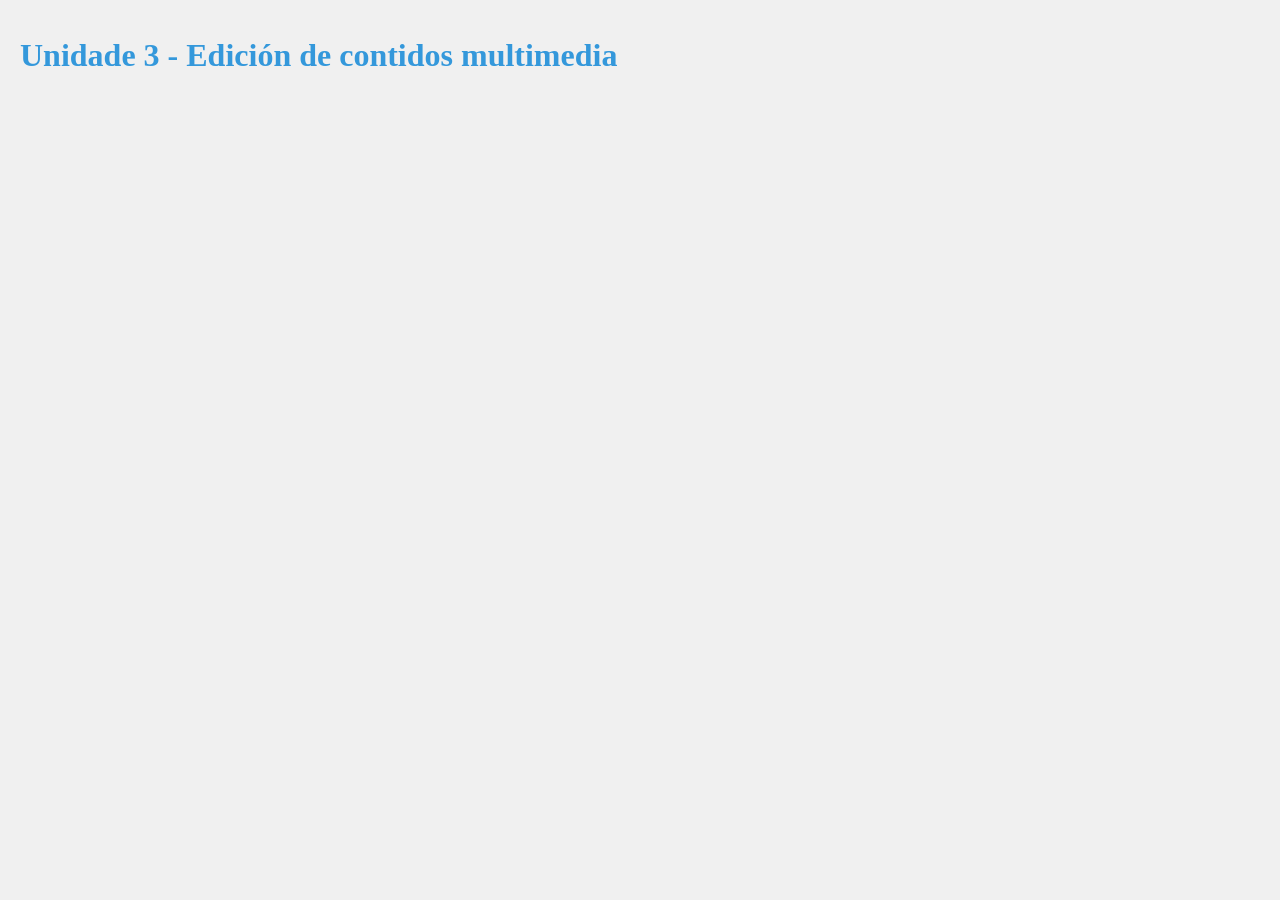
<file: index.html>
<!DOCTYPE html>
<html lang="en">
<head>
  <meta charset="UTF-8">
  <meta name="viewport" content="width=device-width, initial-scale=1.0">
  <link rel="stylesheet" href="css/estilo.css">
  <title>DIW - Unidade 3 - Edición de contidos multimedia</title>
</head>
<body>
  <h1>Unidade 3 - Edición de contidos multimedia</h1>
  

</body>
</html>
</file>
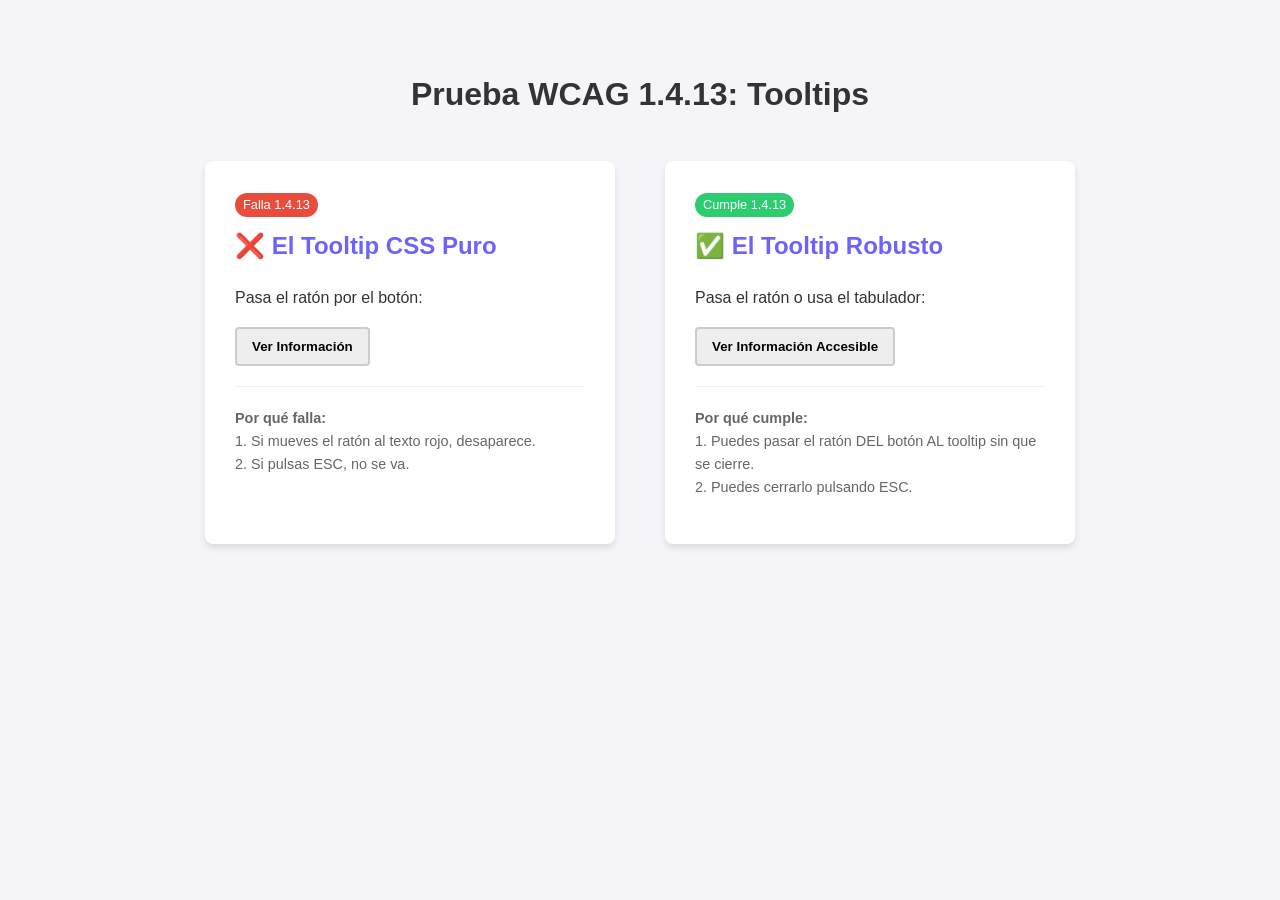
<file: 1413Contenido al pasar raton.html>
<!DOCTYPE html>
<html lang="es">
<head>
    <meta charset="UTF-8">
    <meta name="viewport" content="width=device-width, initial-scale=1.0">
    <title>Demo WCAG 1.4.13 - Tooltips Accesibles</title>
    <style>
        body {
            font-family: 'Segoe UI', sans-serif;
            background-color: #f4f4f9;
            padding: 40px;
            color: #333;
            line-height: 1.6;
        }

        h1 { text-align: center; margin-bottom: 40px; }
        
        .container {
            display: flex;
            gap: 50px;
            justify-content: center;
            flex-wrap: wrap;
        }

        .card {
            background: white;
            border-radius: 8px;
            box-shadow: 0 4px 6px rgba(0,0,0,0.1);
            padding: 30px;
            width: 350px;
            position: relative; /* Necesario para posicionar el tooltip */
        }

        h2 { margin-top: 0; color: #6C63FF; }
        
        /* Botones disparadores */
        .trigger-btn {
            background-color: #eee;
            border: 2px solid #ccc;
            padding: 10px 15px;
            border-radius: 4px;
            cursor: pointer;
            font-weight: bold;
            display: inline-block;
        }
        
        /* =========================================
           CASO 1: TOOLTIP INACCESIBLE (Solo CSS)
           ========================================= */
        .bad-tooltip-wrapper {
            position: relative;
            display: inline-block;
        }

        /* Este tooltip desaparece si intentas mover el ratón sobre él 
           y NO se puede cerrar con ESC */
        .bad-tooltip {
            display: none;
            position: absolute;
            bottom: 120%;
            left: 0;
            background: #e74c3c;
            color: white;
            padding: 10px;
            width: 200px;
            border-radius: 4px;
            font-size: 0.9em;
            pointer-events: none; /* ERROR: No deja interactuar con él */
        }

        .bad-tooltip-wrapper:hover .bad-tooltip,
        .bad-tooltip-wrapper:focus-within .bad-tooltip {
            display: block;
        }


        /* =========================================
           CASO 2: TOOLTIP ACCESIBLE (HTML + JS)
           ========================================= */
        
        /* El contenedor del disparador */
        .accessible-wrapper {
            position: relative;
            display: inline-block;
        }

        .accessible-tooltip {
            /* Oculto por defecto, pero usando visibilidad para lectores de pantalla */
            visibility: hidden;
            opacity: 0;
            position: absolute;
            top: 100%; /* Sale por debajo */
            left: 0;
            margin-top: 10px; /* Un pequeño espacio */
            background: #2c3e50;
            color: white;
            padding: 15px;
            width: 220px;
            border-radius: 4px;
            font-size: 0.9em;
            z-index: 100;
            box-shadow: 0 4px 10px rgba(0,0,0,0.2);
            transition: opacity 0.2s;
            
            /* REGLA 2: HOVERABLE */
            /* Es crucial que no haya "huecos" vacíos entre el botón y el tooltip.
               Si hay margen, el ratón "se cae" y el tooltip se cierra. 
               Aquí usamos un pseudo-elemento transparente para puentear el espacio */
        }
        
        .accessible-tooltip::before {
            content: '';
            position: absolute;
            top: -10px; /* Cubre el margen superior */
            left: 0;
            width: 100%;
            height: 10px;
        }

        /* Clase para mostrarlo (gestionada por JS y CSS) */
        .is-visible {
            visibility: visible;
            opacity: 1;
        }

        .status-badge {
            display: inline-block;
            padding: 2px 8px;
            border-radius: 12px;
            font-size: 0.8em;
            color: white;
            margin-bottom: 10px;
        }

    </style>
</head>
<body>

    <h1>Prueba WCAG 1.4.13: Tooltips</h1>

    <div class="container">

        <!-- CASO MALO -->
        <article class="card">
            <span class="status-badge" style="background: #e74c3c">Falla 1.4.13</span>
            <h2>❌ El Tooltip CSS Puro</h2>
            <p>Pasa el ratón por el botón:</p>
            
            <div class="bad-tooltip-wrapper">
                <button class="trigger-btn">Ver Información</button>
                <div class="bad-tooltip" role="tooltip">
                    Este tooltip desaparece si intentas mover el ratón hacia aquí para copiar el texto. Además, no puedes cerrarlo con ESC si te tapa algo.
                </div>
            </div>

            <hr style="margin: 20px 0; border: 0; border-top: 1px solid #eee;">
            <p style="font-size: 0.9em; color: #666;">
                <strong>Por qué falla:</strong>
                <br>1. Si mueves el ratón al texto rojo, desaparece.
                <br>2. Si pulsas ESC, no se va.
            </p>
        </article>


        <!-- CASO BUENO -->
        <article class="card">
            <span class="status-badge" style="background: #2ecc71">Cumple 1.4.13</span>
            <h2>✅ El Tooltip Robusto</h2>
            <p>Pasa el ratón o usa el tabulador:</p>

            <div class="accessible-wrapper">
                <!-- Usamos aria-describedby para vincular el botón con el tooltip semánticamente -->
                <button class="trigger-btn" id="btn-accesible" aria-describedby="tooltip-info">
                    Ver Información Accesible
                </button>
                
                <div id="tooltip-info" class="accessible-tooltip" role="tooltip">
                    <p style="margin:0 0 10px 0;"><strong>¡Hola! Soy persistente.</strong></p>
                    Puedes mover el ratón sobre mí para copiar este texto.
                    <br><br>
                    <a href="#" style="color:#48dbfb">Tengo un enlace</a>.
                    <br><br>
                    <em>Pulsa ESC para cerrarme.</em>
                </div>
            </div>

            <hr style="margin: 20px 0; border: 0; border-top: 1px solid #eee;">
            <p style="font-size: 0.9em; color: #666;">
                <strong>Por qué cumple:</strong>
                <br>1. Puedes pasar el ratón DEL botón AL tooltip sin que se cierre.
                <br>2. Puedes cerrarlo pulsando ESC.
            </p>
        </article>

    </div>

    <script>
        // Lógica para el Tooltip Accesible
        const trigger = document.getElementById('btn-accesible');
        const tooltip = document.getElementById('tooltip-info');
        let isHovered = false;
        let isFocused = false;

        // Función para mostrar
        function show() {
            tooltip.classList.add('is-visible');
        }

        // Función para ocultar
        function hide() {
            // Solo ocultamos si ni el botón ni el tooltip tienen interacción
            if (!isHovered && !isFocused) {
                tooltip.classList.remove('is-visible');
            }
        }

        // 1. EVENTOS DE RATÓN (Hoverable)
        // ------------------------------------------------
        
        // Entrar en el botón
        trigger.addEventListener('mouseenter', () => {
            isHovered = true;
            show();
        });

        // Salir del botón (Damos un pequeño margen de tiempo o comprobamos si entramos al tooltip)
        trigger.addEventListener('mouseleave', () => {
            // Esperamos un instante minúsculo para ver si el ratón ha entrado en el tooltip
            setTimeout(() => {
                if (!tooltip.matches(':hover')) {
                    isHovered = false;
                    hide();
                }
            }, 10); // 10ms es suficiente
        });

        // Entrar/Salir del propio tooltip (Para cumplir la regla: "No desaparecer si mueves el ratón sobre él")
        tooltip.addEventListener('mouseleave', () => {
            isHovered = false;
            hide();
        });


        // 2. EVENTOS DE TECLADO (Focus & ESC)
        // ------------------------------------------------

        // Foco en el botón
        trigger.addEventListener('focus', () => {
            isFocused = true;
            show();
        });

        // Perder foco (Blur)
        trigger.addEventListener('blur', () => {
            isFocused = false;
            hide();
        });

        // REGLA CLAVE: Cerrar con ESC (Dismissible)
        document.addEventListener('keydown', (e) => {
            if (e.key === 'Escape' && tooltip.classList.contains('is-visible')) {
                hide();
                // Opcional: Devolver foco al trigger si estaba dentro del tooltip
                trigger.focus(); 
            }
        });
    </script>

</body>
</html>
</file>
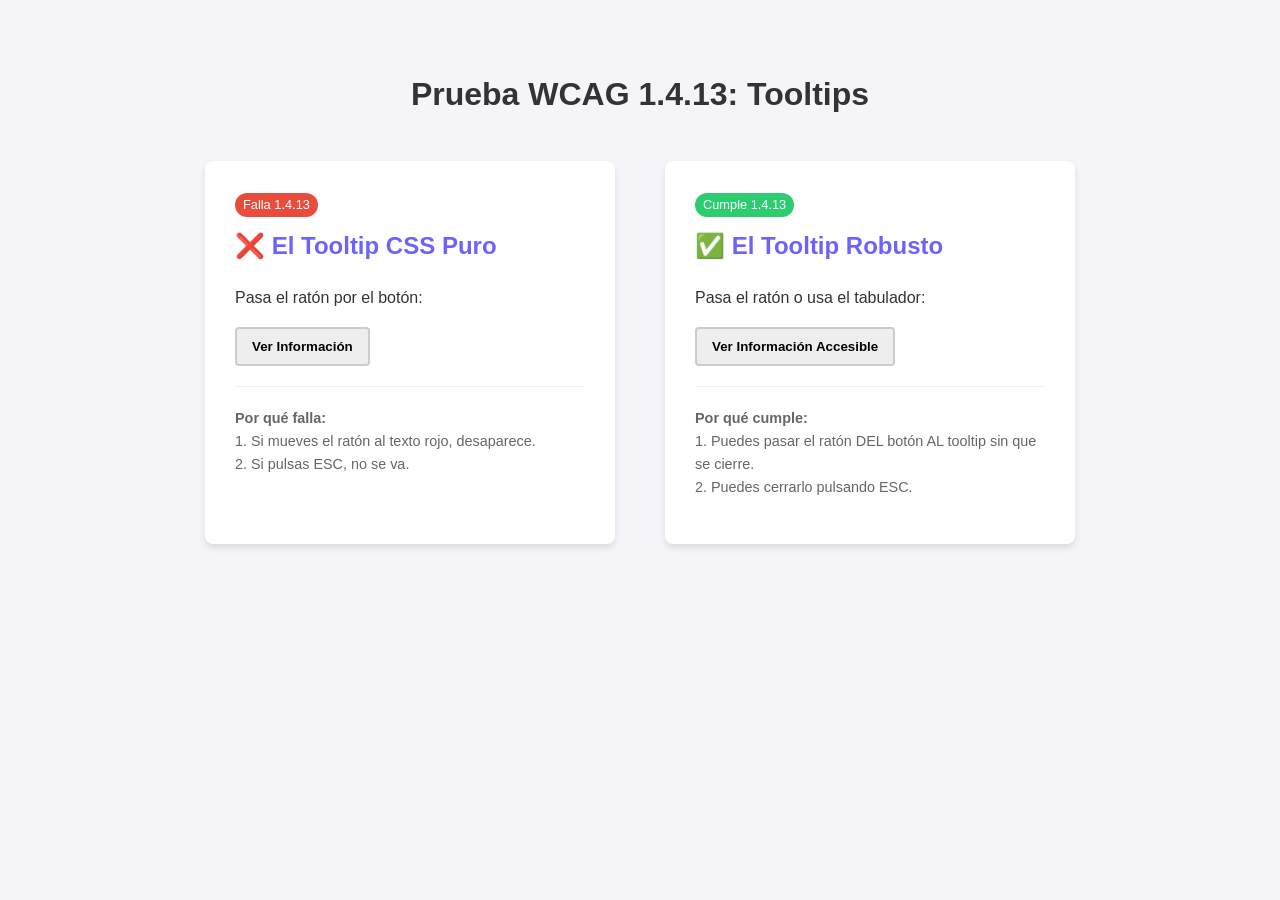
<file: 1413Contenido_al_pasar_raton.html>
<!DOCTYPE html>
<html lang="es">
<head>
    <meta charset="UTF-8">
    <meta name="viewport" content="width=device-width, initial-scale=1.0">
    <title>Demo WCAG 1.4.13 - Tooltips Accesibles</title>
    <style>
        body {
            font-family: 'Segoe UI', sans-serif;
            background-color: #f4f4f9;
            padding: 40px;
            color: #333;
            line-height: 1.6;
        }

        h1 { text-align: center; margin-bottom: 40px; }
        
        .container {
            display: flex;
            gap: 50px;
            justify-content: center;
            flex-wrap: wrap;
        }

        .card {
            background: white;
            border-radius: 8px;
            box-shadow: 0 4px 6px rgba(0,0,0,0.1);
            padding: 30px;
            width: 350px;
            position: relative; /* Necesario para posicionar el tooltip */
        }

        h2 { margin-top: 0; color: #6C63FF; }
        
        /* Botones disparadores */
        .trigger-btn {
            background-color: #eee;
            border: 2px solid #ccc;
            padding: 10px 15px;
            border-radius: 4px;
            cursor: pointer;
            font-weight: bold;
            display: inline-block;
        }
        
        /* =========================================
           CASO 1: TOOLTIP INACCESIBLE (Solo CSS)
           ========================================= */
        .bad-tooltip-wrapper {
            position: relative;
            display: inline-block;
        }

        /* Este tooltip desaparece si intentas mover el ratón sobre él 
           y NO se puede cerrar con ESC */
        .bad-tooltip {
            display: none;
            position: absolute;
            bottom: 120%;
            left: 0;
            background: #e74c3c;
            color: white;
            padding: 10px;
            width: 200px;
            border-radius: 4px;
            font-size: 0.9em;
            pointer-events: none; /* ERROR: No deja interactuar con él */
        }

        .bad-tooltip-wrapper:hover .bad-tooltip,
        .bad-tooltip-wrapper:focus-within .bad-tooltip {
            display: block;
        }


        /* =========================================
           CASO 2: TOOLTIP ACCESIBLE (HTML + JS)
           ========================================= */
        
        /* El contenedor del disparador */
        .accessible-wrapper {
            position: relative;
            display: inline-block;
        }

        .accessible-tooltip {
            /* Oculto por defecto, pero usando visibilidad para lectores de pantalla */
            visibility: hidden;
            opacity: 0;
            position: absolute;
            top: 100%; /* Sale por debajo */
            left: 0;
            margin-top: 10px; /* Un pequeño espacio */
            background: #2c3e50;
            color: white;
            padding: 15px;
            width: 220px;
            border-radius: 4px;
            font-size: 0.9em;
            z-index: 100;
            box-shadow: 0 4px 10px rgba(0,0,0,0.2);
            transition: opacity 0.2s;
            
            /* REGLA 2: HOVERABLE */
            /* Es crucial que no haya "huecos" vacíos entre el botón y el tooltip.
               Si hay margen, el ratón "se cae" y el tooltip se cierra. 
               Aquí usamos un pseudo-elemento transparente para puentear el espacio */
        }
        
        .accessible-tooltip::before {
            content: '';
            position: absolute;
            top: -10px; /* Cubre el margen superior */
            left: 0;
            width: 100%;
            height: 10px;
        }

        /* Clase para mostrarlo (gestionada por JS y CSS) */
        .is-visible {
            visibility: visible;
            opacity: 1;
        }

        .status-badge {
            display: inline-block;
            padding: 2px 8px;
            border-radius: 12px;
            font-size: 0.8em;
            color: white;
            margin-bottom: 10px;
        }

    </style>
</head>
<body>

    <h1>Prueba WCAG 1.4.13: Tooltips</h1>

    <div class="container">

        <!-- CASO MALO -->
        <article class="card">
            <span class="status-badge" style="background: #e74c3c">Falla 1.4.13</span>
            <h2>❌ El Tooltip CSS Puro</h2>
            <p>Pasa el ratón por el botón:</p>
            
            <div class="bad-tooltip-wrapper">
                <button class="trigger-btn">Ver Información</button>
                <div class="bad-tooltip" role="tooltip">
                    Este tooltip desaparece si intentas mover el ratón hacia aquí para copiar el texto. Además, no puedes cerrarlo con ESC si te tapa algo.
                </div>
            </div>

            <hr style="margin: 20px 0; border: 0; border-top: 1px solid #eee;">
            <p style="font-size: 0.9em; color: #666;">
                <strong>Por qué falla:</strong>
                <br>1. Si mueves el ratón al texto rojo, desaparece.
                <br>2. Si pulsas ESC, no se va.
            </p>
        </article>


        <!-- CASO BUENO -->
        <article class="card">
            <span class="status-badge" style="background: #2ecc71">Cumple 1.4.13</span>
            <h2>✅ El Tooltip Robusto</h2>
            <p>Pasa el ratón o usa el tabulador:</p>

            <div class="accessible-wrapper">
                <!-- Usamos aria-describedby para vincular el botón con el tooltip semánticamente -->
                <button class="trigger-btn" id="btn-accesible" aria-describedby="tooltip-info">
                    Ver Información Accesible
                </button>
                
                <div id="tooltip-info" class="accessible-tooltip" role="tooltip">
                    <p style="margin:0 0 10px 0;"><strong>¡Hola! Soy persistente.</strong></p>
                    Puedes mover el ratón sobre mí para copiar este texto.
                    <br><br>
                    <a href="#" style="color:#48dbfb">Tengo un enlace</a>.
                    <br><br>
                    <em>Pulsa ESC para cerrarme.</em>
                </div>
            </div>

            <hr style="margin: 20px 0; border: 0; border-top: 1px solid #eee;">
            <p style="font-size: 0.9em; color: #666;">
                <strong>Por qué cumple:</strong>
                <br>1. Puedes pasar el ratón DEL botón AL tooltip sin que se cierre.
                <br>2. Puedes cerrarlo pulsando ESC.
            </p>
        </article>

    </div>

    <script>
        // Lógica para el Tooltip Accesible
        const trigger = document.getElementById('btn-accesible');
        const tooltip = document.getElementById('tooltip-info');
        let isHovered = false;
        let isFocused = false;

        // Función para mostrar
        function show() {
            tooltip.classList.add('is-visible');
        }

        // Función para ocultar
        function hide() {
            // Solo ocultamos si ni el botón ni el tooltip tienen interacción
            if (!isHovered && !isFocused) {
                tooltip.classList.remove('is-visible');
            }
        }

        // 1. EVENTOS DE RATÓN (Hoverable)
        // ------------------------------------------------
        
        // Entrar en el botón
        trigger.addEventListener('mouseenter', () => {
            isHovered = true;
            show();
        });

        // Salir del botón (Damos un pequeño margen de tiempo o comprobamos si entramos al tooltip)
        trigger.addEventListener('mouseleave', () => {
            // Esperamos un instante minúsculo para ver si el ratón ha entrado en el tooltip
            setTimeout(() => {
                if (!tooltip.matches(':hover')) {
                    isHovered = false;
                    hide();
                }
            }, 10); // 10ms es suficiente
        });

        // Entrar/Salir del propio tooltip (Para cumplir la regla: "No desaparecer si mueves el ratón sobre él")
        tooltip.addEventListener('mouseleave', () => {
            isHovered = false;
            hide();
        });


        // 2. EVENTOS DE TECLADO (Focus & ESC)
        // ------------------------------------------------

        // Foco en el botón
        trigger.addEventListener('focus', () => {
            isFocused = true;
            show();
        });

        // Perder foco (Blur)
        trigger.addEventListener('blur', () => {
            isFocused = false;
            hide();
        });

        // REGLA CLAVE: Cerrar con ESC (Dismissible)
        document.addEventListener('keydown', (e) => {
            if (e.key === 'Escape' && tooltip.classList.contains('is-visible')) {
                hide();
                // Opcional: Devolver foco al trigger si estaba dentro del tooltip
                trigger.focus(); 
            }
        });
    </script>

</body>

</html>
</file>
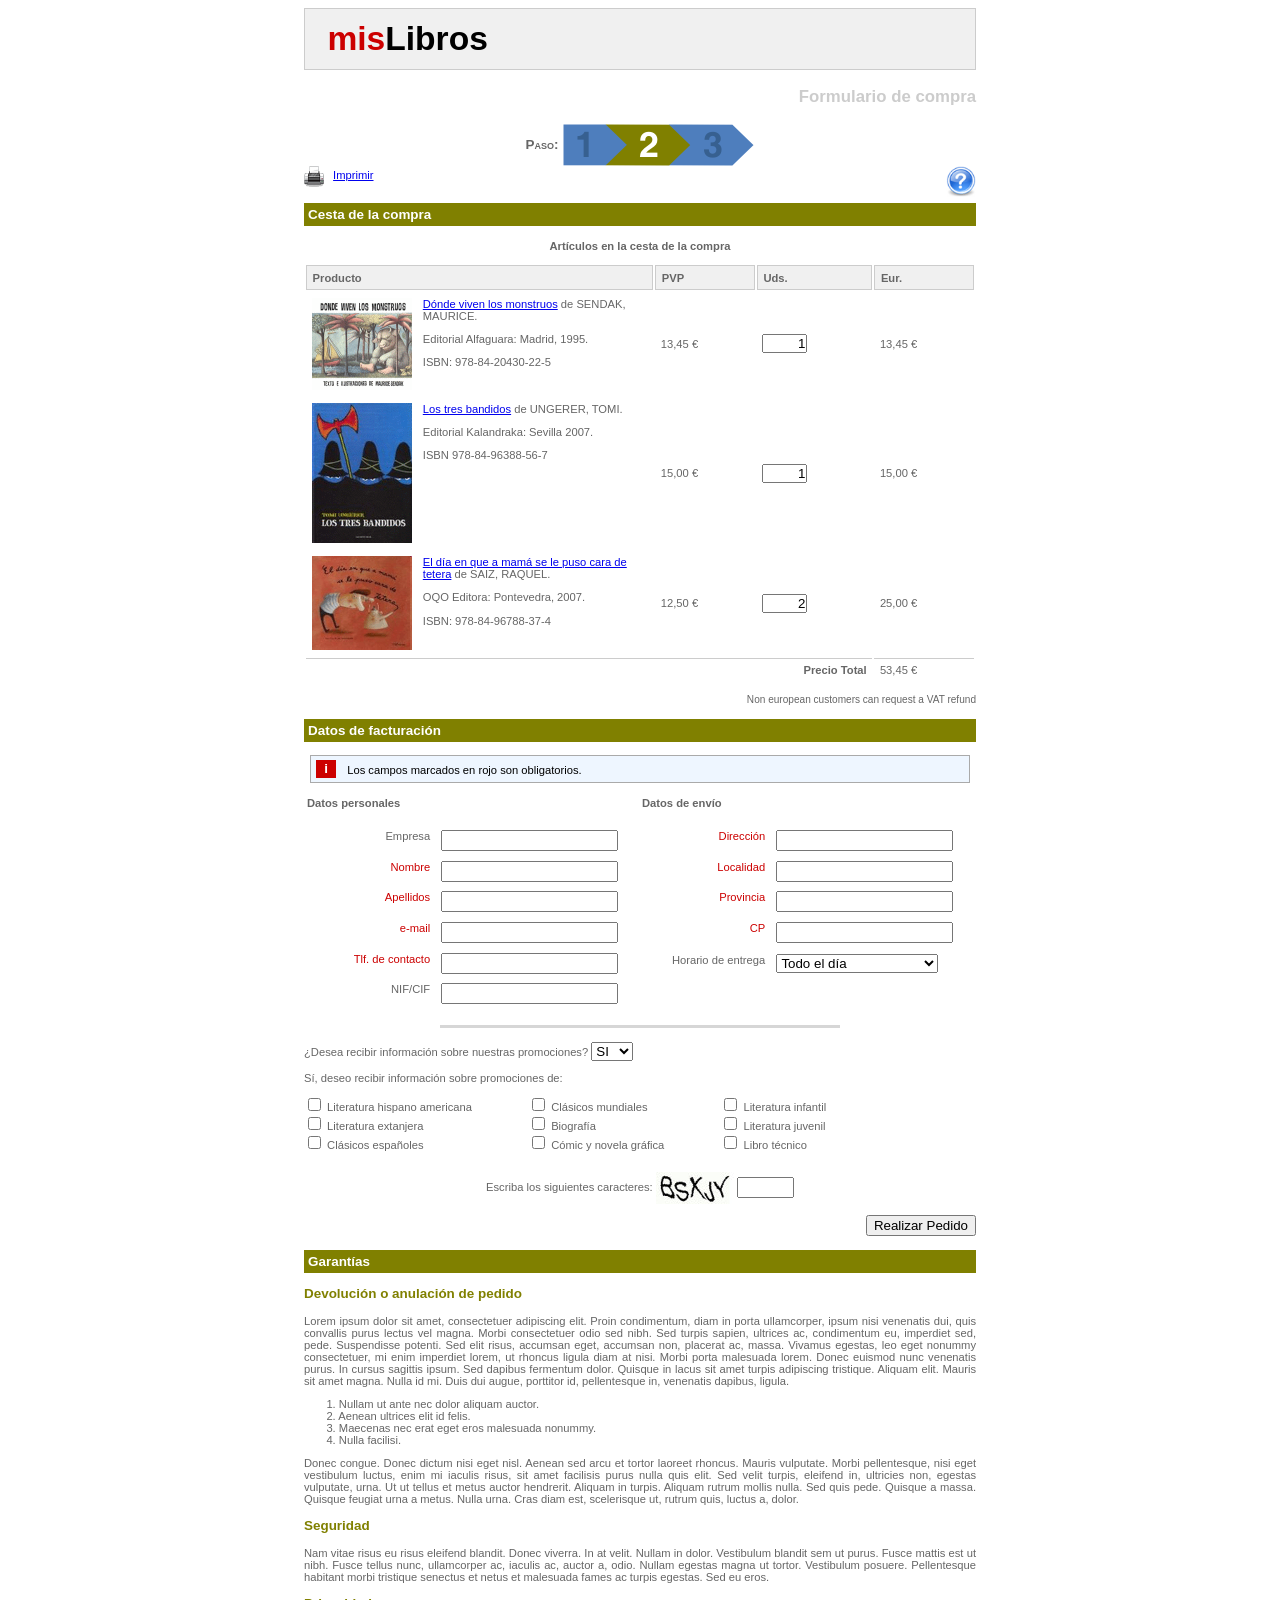
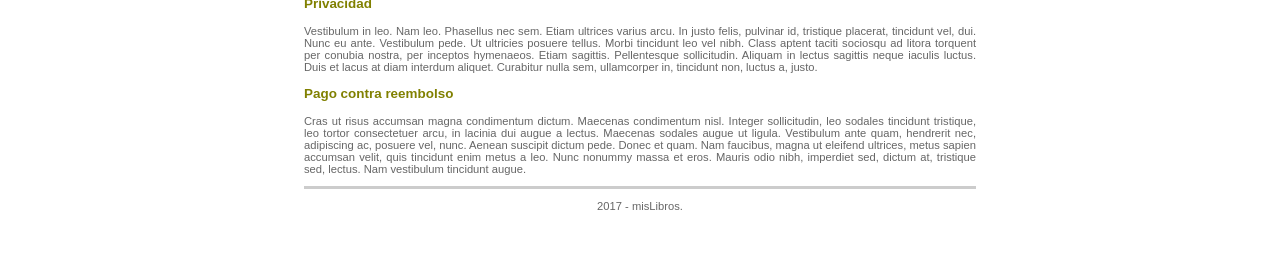
<file: practica01.html>
<!DOCTYPE html PUBLIC "-//W3C//DTD XHTML 1.0 Strict//EN"
 "http://www.w3.org/TR/xhtml1/DTD/xhtml1-strict.dtd">

<html xmlns="http://www.w3.org/1999/xhtml">

<head>
  <meta http-equiv="content-type" content="text/html; charset=UTF-8" />
  <title></title>
  <link rel="stylesheet" type="text/css" href="estilos.css" media="all" />

<script type="text/javascript">
function showhide(control, elem){
  var opcion=control.selectedIndex;
  if (opcion==0){ 
    elem.style.position = 'relative';
    elem.style.left = '0px';
    elem.style.width = '100%';
    elem.style.height = '100%';
    elem.style.overflow = 'visible';  
  } else{ 
    elem.style.position = 'absolute';
    elem.style.left = '-9000px';
    elem.style.width = '1px';
    elem.style.height = '1px';
    elem.style.overflow = 'hidden';  
  }
}
</script>

</head>

<body onload="showhide(document.getElementById('info_promociones'), document.getElementById('lista_promociones'))">

<div id="contenido">


<!--
************************************************
*                  CABECERA                    *
************************************************
-->

<div id="logo">
  <span id="mis">mis</span><span id="libros">Libros</span> 
</div>

<p class="t1">Formulario de compra</p>

<div id="pasos">
<strong>Paso:</strong><img src="img/1.png" alt="" /><img src="img/2on.png" alt="" width="63" height="42" /><img src="img/3.png" alt="" width="85" height="42" /></div>

<div id="imprimir">
  <a href="javascript:print()" ><img src="img/iconPrint.gif" width="20" alt="Imprimir" /></a>
  <a href="javascript:print()">Imprimir</a>
</div>

<div id="ayuda">
  <img src="img/help.gif" alt="Ayuda" onclick="window.location='vacio.html'" width="30" />
</div>


<!--
************************************************
*      Contenido de la CESTA de la compra      *
************************************************
-->

<div id="articulos">

  <p class="t2">Cesta de la compra</p>

  <center>
  <p><strong>Artículos en la cesta de la compra</strong></p>
  </center>	
	
  <table id="tabla_compra">
  <tr id="conceptos">
    <td><b>Producto</b></td>
  	 <td><b>PVP</b></td>
    <td><b>Uds.</b></td>
    <td><b>Eur.</b></td></tr>
  <tr class="producto">
    <td class="producto" id="id978842043022">
	    <p><a href="http://www.lamardeletras.com/tienda.php?ver=libro&codigo=22012"><img src="img/978842043022.GIF" alt="" />Dónde viven los monstruos</a>
		de SENDAK, MAURICE.</p>
	    <p>Editorial Alfaguara: Madrid, 1995.</p>
	    <p>ISBN: 978-84-20430-22-5 	</p></td>
    <td>13,45 &euro;</td>
    <td><input type="text" id="a_uds" name="a_uds" value="1" size="4" /></td>
    <td>13,45 &euro;</td>
  </tr>
  <tr class="producto">	
  	 <td class="producto" id="id978849638856">
	    <p><a href="http://www.lamardeletras.com/tienda.php?ver=libro&codigo=25924"><img src="img/978849638856.GIF" alt="" />Los tres bandidos</a>
		de UNGERER, TOMI.  </p>
	    <p>Editorial Kalandraka: Sevilla 2007.</p>
	    <p>ISBN 978-84-96388-56-7</p>
	 </td>
     <td>15,00 &euro;</td>
    <td><input type="text" id="b_uds" name="b_uds" value="1" size="4" /></td>
    <td>15,00 &euro;</td>
  </tr>
  <tr class="producto">	
  	<td class="producto" id="id978842418108">
	  <p><a href="http://www.lamardeletras.com/tienda.php?ver=libro&codigo=40898"><img src="img/978842418108.GIF" alt=""/>El día  en que a mamá se le puso cara de tetera</a>
	  de SAIZ, RAQUEL. </p>
	  <p>OQO Editora: Pontevedra, 2007.</p>
	  <p>ISBN: 978-84-96788-37-4  </p></td>
    <td>12,50 &euro;</td>
    <td><input type="text" id="c_uds" name="c_uds" value="2" size="4" /></td>
    <td>25,00 &euro;</td>
  </tr>
  <tr id="total">	
  	 <td colspan="3" align="right"><b>Precio Total</b></td>
    <td>53,45 &euro;</td>
  </tr>
  </table>
	
	<p id="info_en">Non european customers can request a VAT refund</p>
	
</div>


<!--
************************************************
*             DATOS de facturación             *
************************************************
-->

<div id="datos">

  <p class="t2">Datos de facturación</p>

  <p class="info"><span class="i">i</span> Los campos marcados en rojo son obligatorios.</p>

  <form action="vacio.html">

  <table id="tabladatos">
  <tr>
    <td>
      <p><strong>Datos personales</strong></p>
    </td>
    <td>
      <p><strong>Datos de envío</strong></p>
    </td>
  </tr>
  <tr>
    <td>
      <div class="campo_form">
        <label>Empresa </label>
        <input type="text" id="empresa" name="empresa" />
      </div>
    </td>
    <td>
      <div class="campo_form">
        <label class="obligatorio">Dirección </label>
        <input type="text" id="dir" name="dir" />
      </div>
    </td>
  </tr>
  <tr>
    <td>
      <div class="campo_form">
        <label class="obligatorio">Nombre </label>
        <input type="text" id="nombre" name="nombre" />
      </div>
    </td>
    <td>
      <div class="campo_form">
        <label class="obligatorio">Localidad </label>
        <input type="text" id="localidad" name="localidad" />
      </div>
    </td>
  </tr>
  <tr>
    <td>
      <div class="campo_form">
        <label class="obligatorio">Apellidos </label>
        <input type="text" id="apellidos" name="apellidos" />
      </div>
    </td>
    <td>
      <div class="campo_form">
        <label class="obligatorio">Provincia </label>
        <input type="text" id="provincia" name="provincia" />
      </div>
    </td>
  </tr>
  <tr>
    <td>
      <div class="campo_form">
        <label class="obligatorio">e-mail </label>
        <input type="text" id="email" name="email" />
      </div>
    </td>
    <td>
    	<div class="campo_form">
        <label class="obligatorio">CP </label>
        <input type="text" id="cp" name="cp" />
      </div>
    </td>
  </tr>
  <tr>
    <td>
      <div class="campo_form">
        <label class="obligatorio">Tlf. de contacto </label>
        <input type="text" id="tlf" name="tlf" />
      </div>
    </td>
    <td>
      <div class="campo_form">
        <label>Horario de entrega </label>
        <select name="horario">    
        	 <option value="all">Todo el día</option>    
        	 <option value="a">De 9:00 a 14:00 horas</option>      
        	 <option value="b">De 14:00 a 19:00 horas</option>      
        </select>
      </div>
    </td>
  </tr>
  <tr>
    <td>
      <div class="campo_form">
        <label>NIF/CIF </label>
        <input type="text" id="nif" name="nif" />
      </div>
    </td>
    <td>
    </td>
  </tr>
  </table>

  <div style="text-align:center; margin: 1em">
    <img src="img/horizontal_separator.gif" alt="separador" width="400" height="3" />
  </div>

  <div>
    <label>¿Desea recibir información sobre nuestras promociones?</label>
    <select id="info_promociones" name="info_promociones" onchange="showhide(this, document.getElementById('lista_promociones'))">        	    
      <option value="si" selected="selected">SI</option>      
      <option value="no">NO</option>      
    </select>
  </div>

  <div id="lista_promociones">
    <p>Sí, deseo recibir información sobre promociones de:</p>

    <div class="grupo_check">
      <div>
        <input type="checkbox" name="prom" id="prom" value="hispanoamericana">
        <label>Literatura hispano americana </label>
      </div>
      <div>
        <input type="checkbox" name="prom" id="prom" value="extranjera">
        <label>Literatura extanjera </label>
      </div>
      <div>
        <input type="checkbox" name="prom" id="prom" value="clasicosespannoles">
        <label>Clásicos españoles</label> </div>
    </div>

    <div class="grupo_check">
      <div>
        <input type="checkbox" name="prom"  id="prom" value="clasicosmundiales">
        <label>Clásicos mundiales </label>
      </div>
      <div>
        <input type="checkbox" name="prom"  id="prom" value="biografia">
        <label>Biografía</label>
      </div>
      <div>
        <input type="checkbox" name="prom"  id="prom" value="comic"> 
        <label>Cómic y novela gráfica </label>
      </div>
    </div>

    <div class="grupo_check">
      <div>
        <input type="checkbox" name="prom"  id="prom" value="infantil">
        <label>Literatura infantil </label>
      </div>
      <div>
        <input type="checkbox" name="prom"  id="prom" value="juvenil">
        <label>Literatura juvenil </label>
      </div>
      <div>
        <input type="checkbox" name="prom"  id="prom" value="tecnico">
        L<label>ibro técnico</label> </div>
    </div>

  </div>

  <div id="div_captcha">
    Escriba los siguientes caracteres: 
    <img src="img/Captcha-ejemplo.jpg" alt="" width="78" height="32" />
    <input type="text" id="captcha" size="5" onblur="document.forms[0].submit()" />
  </div>

  <p id="submit">
    <input type="submit" value="Realizar Pedido" />
  </p>

  </form>

</div>


<!--
************************************************
*           Información de GARANTIAS           *
************************************************
-->

<div id="garantias">

  <p class="t2">Garantías</p>

  <p class="t3">Devolución o anulación de pedido</p>

  <p>Lorem ipsum dolor sit amet, consectetuer adipiscing elit. Proin condimentum, diam in porta ullamcorper, ipsum nisi venenatis dui, quis convallis purus lectus vel magna. Morbi consectetuer odio sed nibh. Sed turpis sapien, ultrices ac, condimentum eu, imperdiet sed, pede. Suspendisse potenti. Sed elit risus, accumsan eget, accumsan non, placerat ac, massa. Vivamus egestas, leo eget nonummy consectetuer, mi enim imperdiet lorem, ut rhoncus ligula diam at nisi. Morbi porta malesuada lorem. Donec euismod nunc venenatis purus. In cursus sagittis ipsum. Sed dapibus fermentum dolor. Quisque in lacus sit amet turpis adipiscing tristique. Aliquam elit. Mauris sit amet magna. Nulla id mi. Duis dui augue, porttitor id, pellentesque in, venenatis dapibus, ligula. </p>

  <p class="lista">1. Nullam ut ante nec dolor aliquam auctor.<br />
  2. Aenean ultrices elit id felis.<br />
  3. Maecenas nec erat eget eros malesuada nonummy. <br />
  4. Nulla facilisi. </p>

  <p>Donec congue. Donec dictum nisi eget nisl. Aenean sed arcu et tortor laoreet rhoncus. Mauris vulputate. Morbi pellentesque, nisi eget vestibulum luctus, enim mi iaculis risus, sit amet facilisis purus nulla quis elit. Sed velit turpis, eleifend in, ultricies non, egestas vulputate, urna. Ut ut tellus et metus auctor hendrerit. Aliquam in turpis. Aliquam rutrum mollis nulla. Sed quis pede. Quisque a massa. Quisque feugiat urna a metus. Nulla urna. Cras diam est, scelerisque ut, rutrum quis, luctus a, dolor.</p>

  <p class="t3">Seguridad</p>

  <p>Nam vitae risus eu risus eleifend blandit. Donec viverra. In at velit. Nullam in dolor. Vestibulum blandit sem ut purus. Fusce mattis est ut nibh. Fusce tellus nunc, ullamcorper ac, iaculis ac, auctor a, odio. Nullam egestas magna ut tortor. Vestibulum posuere. Pellentesque habitant morbi tristique senectus et netus et malesuada fames ac turpis egestas. Sed eu eros. </p>

  <p class="t3">Privacidad</p>

  <p>Vestibulum in leo. Nam leo. Phasellus nec sem. Etiam ultrices varius arcu. In justo felis, pulvinar id, tristique placerat, tincidunt vel, dui. Nunc eu ante. Vestibulum pede. Ut ultricies posuere tellus. Morbi tincidunt leo vel nibh. Class aptent taciti sociosqu ad litora torquent per conubia nostra, per inceptos hymenaeos. Etiam sagittis. Pellentesque sollicitudin. Aliquam in lectus sagittis neque iaculis luctus. Duis et lacus at diam interdum aliquet. Curabitur nulla sem, ullamcorper in, tincidunt non, luctus a, justo.</p>

  <p class="t3">Pago contra reembolso</p>

  <p>Cras ut risus accumsan magna condimentum dictum. Maecenas condimentum nisl. Integer sollicitudin, leo sodales tincidunt tristique, leo tortor consectetuer arcu, in lacinia dui augue a lectus. Maecenas sodales augue ut ligula. Vestibulum ante quam, hendrerit nec, adipiscing ac, posuere vel, nunc. Aenean suscipit dictum pede. Donec et quam. Nam faucibus, magna ut eleifend ultrices, metus sapien accumsan velit, quis tincidunt enim metus a leo. Nunc nonummy massa et eros. Mauris odio nibh, imperdiet sed, dictum at, tristique sed, lectus. Nam vestibulum tincidunt augue.</p>

</div>


<!--
************************************************
*                 PIE de página                *
************************************************
-->

<p id="pie">2017 - misLibros.</p>

</div>

</body>

</html>
</file>
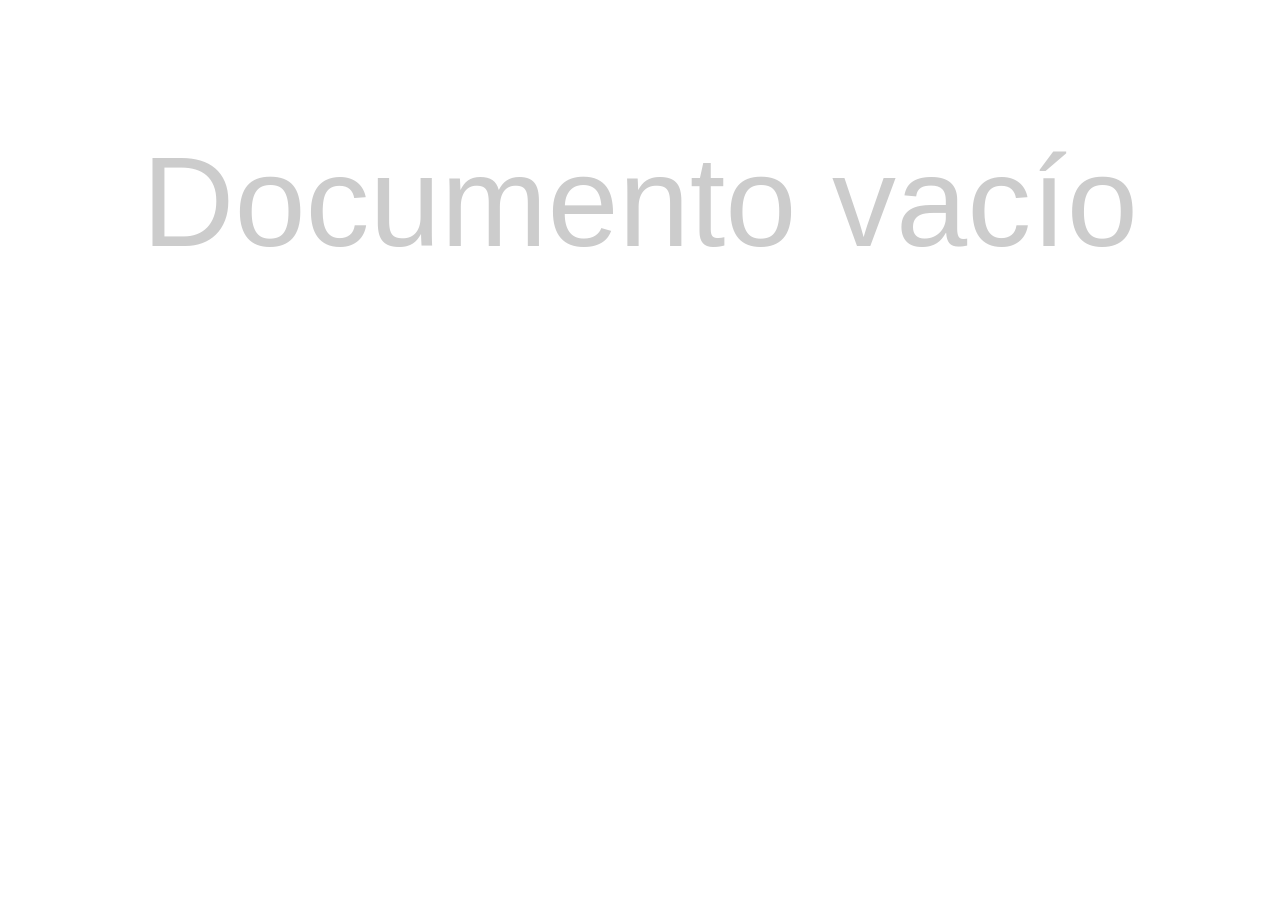
<file: vacio.html>
<!DOCTYPE html PUBLIC "-//W3C//DTD XHTML 1.0 Strict//EN" "http://www.w3.org/TR/xhtml1/DTD/xhtml1-strict.dtd">

<html xmlns="http://www.w3.org/1999/xhtml" xml:lang="es" lang="es">

<head>
  <meta http-equiv="content-type" content="text/html; charset=UTF-8" />
  <title>Documento vacío de acompañamiento a la práctica</title>
  <style type="text/css">
     body {
       text-align: center;
       font-family: verdana, arial, helvetica, sans-serif;
       font-size: 8em;
       color: #ccc;     
     }
  </style>
</head>

<body>
<p>Documento vacío</p>
</body>

</html>
</file>
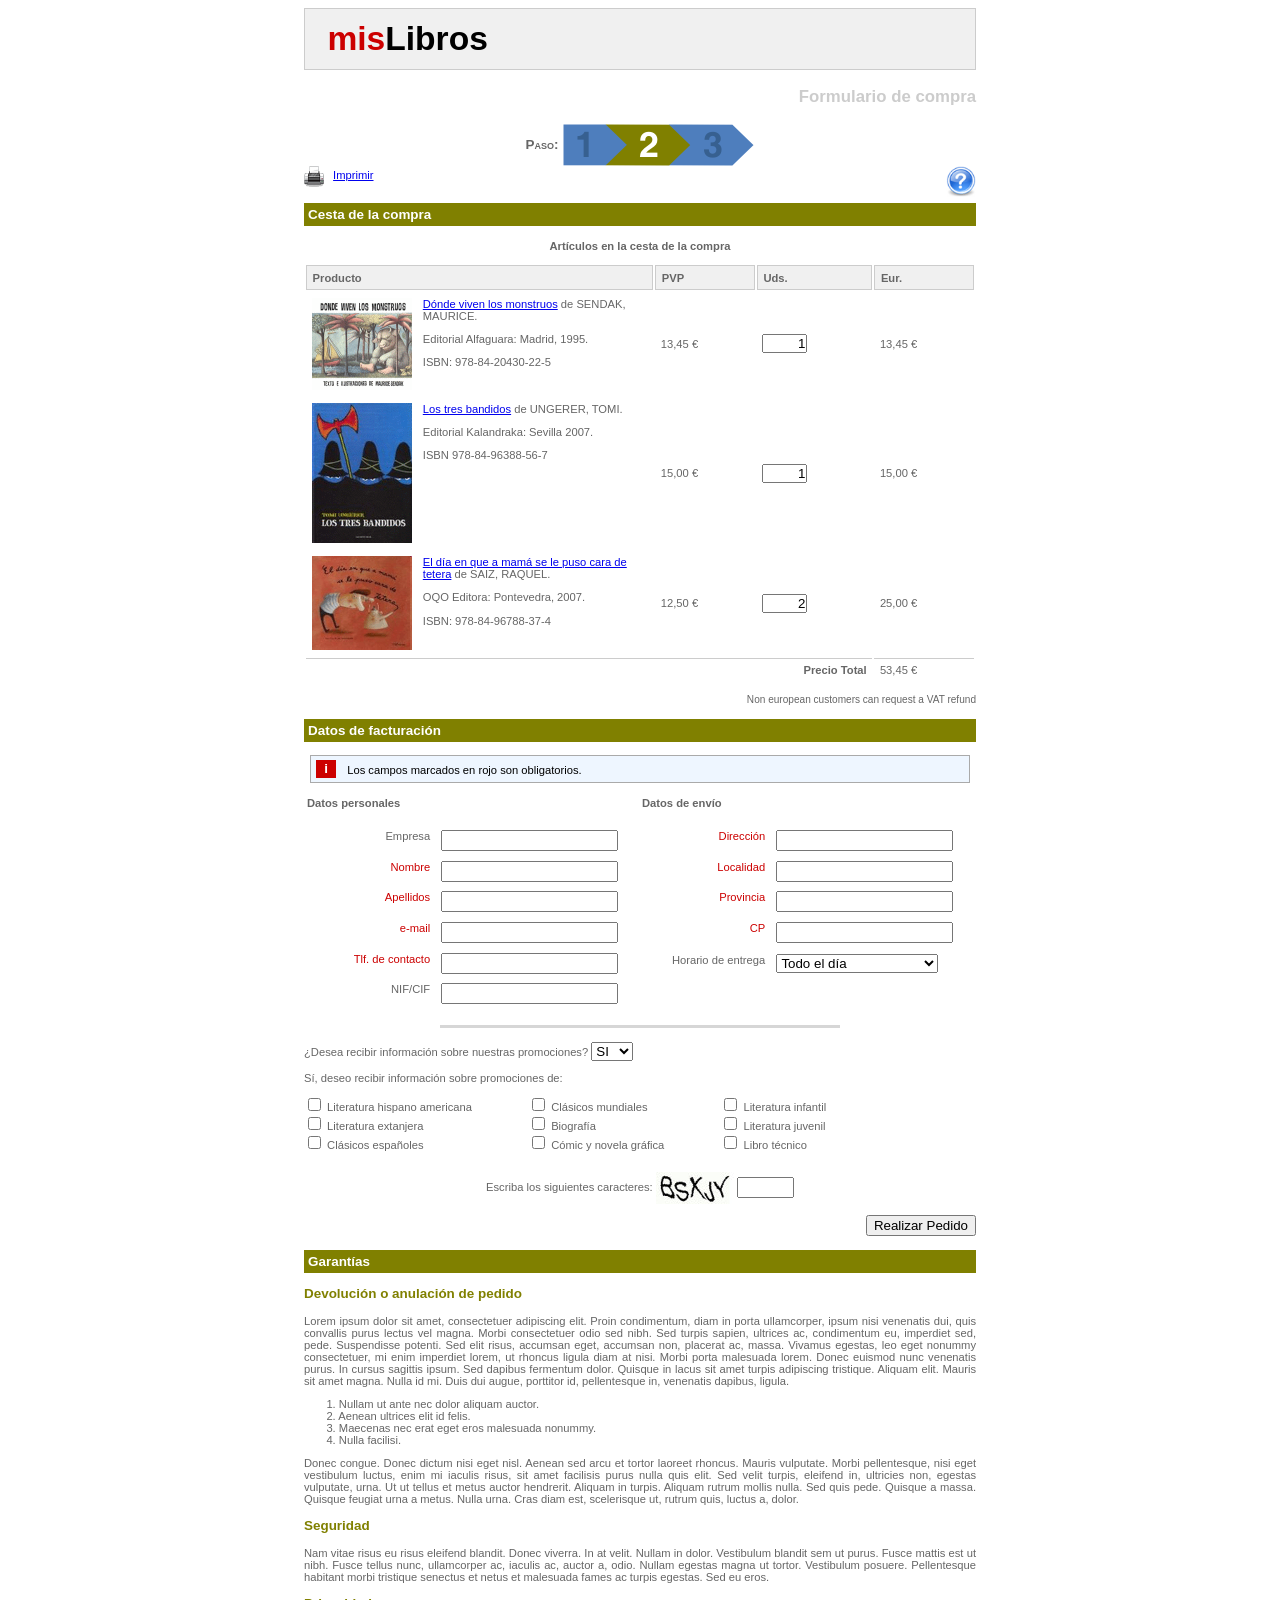
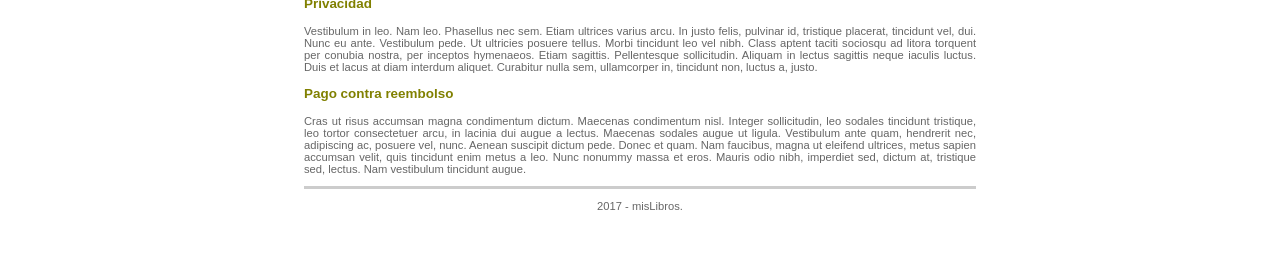
<file: accedibilidad/practica01.html>
<!DOCTYPE html PUBLIC "-//W3C//DTD XHTML 1.0 Strict//EN"
 "http://www.w3.org/TR/xhtml1/DTD/xhtml1-strict.dtd">

<html xmlns="http://www.w3.org/1999/xhtml">

<head>
  <meta http-equiv="content-type" content="text/html; charset=UTF-8" />
  <title>Mis Libros. Paso 2 de la compra</title>
  <link rel="stylesheet" type="text/css" href="estilos.css" media="all" />

<script type="text/javascript">
function showhide(control, elem){
  var opcion=control.selectedIndex;
  if (opcion==0){ 
    elem.style.position = 'relative';
    elem.style.left = '0px';
    elem.style.width = '100%';
    elem.style.height = '100%';
    elem.style.overflow = 'visible';  
  } else{ 
    elem.style.position = 'absolute';
    elem.style.left = '-9000px';
    elem.style.width = '1px';
    elem.style.height = '1px';
    elem.style.overflow = 'hidden';  
  }
}
</script>

</head>

<body onload="showhide(document.getElementById('info_promociones'), document.getElementById('lista_promociones'))">

<div id="contenido">


<!--
************************************************
*                  CABECERA                    *
************************************************
-->

<div id="logo">
  <span id="mis">mis</span><span id="libros">Libros</span> 
</div>

<p class="t1">Formulario de compra</p>

<div id="pasos">
<strong>Paso:</strong><img src="img/1.png" alt="" /><img src="img/2on.png" alt="" width="63" height="42" /><img src="img/3.png" alt="" width="85" height="42" /></div>

<div id="imprimir">
  <a href="javascript:print()" ><img src="img/iconPrint.gif" width="20" alt="Imprimir" /></a>
  <a href="javascript:print()">Imprimir</a>
</div>

<div id="ayuda">
  <img src="img/help.gif" alt="Ayuda" onclick="window.location='vacio.html'" width="30" />
</div>


<!--
************************************************
*      Contenido de la CESTA de la compra      *
************************************************
-->

<div id="articulos">

  <p class="t2">Cesta de la compra</p>

  <center>
  <p><strong>Artículos en la cesta de la compra</strong></p>
  </center>	
	
  <table id="tabla_compra">
  <tr id="conceptos">
    <td><b>Producto</b></td>
  	 <td><b>PVP</b></td>
    <td><b>Uds.</b></td>
    <td><b>Eur.</b></td></tr>
  <tr class="producto">
    <td class="producto" id="id978842043022">
	    <p><a href="http://www.lamardeletras.com/tienda.php?ver=libro&codigo=22012"><img src="img/978842043022.GIF" alt="" />Dónde viven los monstruos</a>
		de SENDAK, MAURICE.</p>
	    <p>Editorial Alfaguara: Madrid, 1995.</p>
	    <p>ISBN: 978-84-20430-22-5 	</p></td>
    <td>13,45 &euro;</td>
    <td><input type="text" id="a_uds" name="a_uds" value="1" size="4" /></td>
    <td>13,45 &euro;</td>
  </tr>
  <tr class="producto">	
  	 <td class="producto" id="id978849638856">
	    <p><a href="http://www.lamardeletras.com/tienda.php?ver=libro&codigo=25924"><img src="img/978849638856.GIF" alt="" />Los tres bandidos</a>
		de UNGERER, TOMI.  </p>
	    <p>Editorial Kalandraka: Sevilla 2007.</p>
	    <p>ISBN 978-84-96388-56-7</p>
	 </td>
     <td>15,00 &euro;</td>
    <td><input type="text" id="b_uds" name="b_uds" value="1" size="4" /></td>
    <td>15,00 &euro;</td>
  </tr>
  <tr class="producto">	
  	<td class="producto" id="id978842418108">
	  <p><a href="http://www.lamardeletras.com/tienda.php?ver=libro&codigo=40898"><img src="img/978842418108.GIF" alt=""/>El día  en que a mamá se le puso cara de tetera</a>
	  de SAIZ, RAQUEL. </p>
	  <p>OQO Editora: Pontevedra, 2007.</p>
	  <p>ISBN: 978-84-96788-37-4  </p></td>
    <td>12,50 &euro;</td>
    <td><input type="text" id="c_uds" name="c_uds" value="2" size="4" /></td>
    <td>25,00 &euro;</td>
  </tr>
  <tr id="total">	
  	 <td colspan="3" align="right"><b>Precio Total</b></td>
    <td>53,45 &euro;</td>
  </tr>
  </table>
	
	<p id="info_en">Non european customers can request a VAT refund</p>
	
</div>


<!--
************************************************
*             DATOS de facturación             *
************************************************
-->

<div id="datos">

  <p class="t2">Datos de facturación</p>

  <p class="info"><span class="i">i</span> Los campos marcados en rojo son obligatorios.</p>

  <form action="vacio.html">

  <table id="tabladatos">
  <tr>
    <td>
      <p><strong>Datos personales</strong></p>
    </td>
    <td>
      <p><strong>Datos de envío</strong></p>
    </td>
  </tr>
  <tr>
    <td>
      <div class="campo_form">
        <label>Empresa </label>
        <input type="text" id="empresa" name="empresa" />
      </div>
    </td>
    <td>
      <div class="campo_form">
        <label class="obligatorio">Dirección </label>
        <input type="text" id="dir" name="dir" />
      </div>
    </td>
  </tr>
  <tr>
    <td>
      <div class="campo_form">
        <label class="obligatorio">Nombre </label>
        <input type="text" id="nombre" name="nombre" />
      </div>
    </td>
    <td>
      <div class="campo_form">
        <label class="obligatorio">Localidad </label>
        <input type="text" id="localidad" name="localidad" />
      </div>
    </td>
  </tr>
  <tr>
    <td>
      <div class="campo_form">
        <label class="obligatorio">Apellidos </label>
        <input type="text" id="apellidos" name="apellidos" />
      </div>
    </td>
    <td>
      <div class="campo_form">
        <label class="obligatorio">Provincia </label>
        <input type="text" id="provincia" name="provincia" />
      </div>
    </td>
  </tr>
  <tr>
    <td>
      <div class="campo_form">
        <label class="obligatorio">e-mail </label>
        <input type="text" id="email" name="email" />
      </div>
    </td>
    <td>
    	<div class="campo_form">
        <label class="obligatorio">CP </label>
        <input type="text" id="cp" name="cp" />
      </div>
    </td>
  </tr>
  <tr>
    <td>
      <div class="campo_form">
        <label class="obligatorio">Tlf. de contacto </label>
        <input type="text" id="tlf" name="tlf" />
      </div>
    </td>
    <td>
      <div class="campo_form">
        <label>Horario de entrega </label>
        <select name="horario">    
        	 <option value="all">Todo el día</option>    
        	 <option value="a">De 9:00 a 14:00 horas</option>      
        	 <option value="b">De 14:00 a 19:00 horas</option>      
        </select>
      </div>
    </td>
  </tr>
  <tr>
    <td>
      <div class="campo_form">
        <label>NIF/CIF </label>
        <input type="text" id="nif" name="nif" />
      </div>
    </td>
    <td>
    </td>
  </tr>
  </table>

  <div style="text-align:center; margin: 1em">
    <img src="img/horizontal_separator.gif" alt="separador" width="400" height="3" />
  </div>

  <div>
    <label>¿Desea recibir información sobre nuestras promociones?</label>
    <select id="info_promociones" name="info_promociones" onchange="showhide(this, document.getElementById('lista_promociones'))">        	    
      <option value="si" selected="selected">SI</option>      
      <option value="no">NO</option>      
    </select>
  </div>

  <div id="lista_promociones">
    <p>Sí, deseo recibir información sobre promociones de:</p>

    <div class="grupo_check">
      <div>
        <input type="checkbox" name="prom" id="prom" value="hispanoamericana">
        <label>Literatura hispano americana </label>
      </div>
      <div>
        <input type="checkbox" name="prom" id="prom" value="extranjera">
        <label>Literatura extanjera </label>
      </div>
      <div>
        <input type="checkbox" name="prom" id="prom" value="clasicosespannoles">
        <label>Clásicos españoles</label> </div>
    </div>

    <div class="grupo_check">
      <div>
        <input type="checkbox" name="prom"  id="prom" value="clasicosmundiales">
        <label>Clásicos mundiales </label>
      </div>
      <div>
        <input type="checkbox" name="prom"  id="prom" value="biografia">
        <label>Biografía</label>
      </div>
      <div>
        <input type="checkbox" name="prom"  id="prom" value="comic"> 
        <label>Cómic y novela gráfica </label>
      </div>
    </div>

    <div class="grupo_check">
      <div>
        <input type="checkbox" name="prom"  id="prom" value="infantil">
        <label>Literatura infantil </label>
      </div>
      <div>
        <input type="checkbox" name="prom"  id="prom" value="juvenil">
        <label>Literatura juvenil </label>
      </div>
      <div>
        <input type="checkbox" name="prom"  id="prom" value="tecnico">
        L<label>ibro técnico</label> </div>
    </div>

  </div>

  <div id="div_captcha">
    Escriba los siguientes caracteres: 
    <img src="img/Captcha-ejemplo.jpg" alt="" width="78" height="32" />
    <input type="text" id="captcha" size="5" onblur="document.forms[0].submit()" />
  </div>

  <p id="submit">
    <input type="submit" value="Realizar Pedido" />
  </p>

  </form>

</div>


<!--
************************************************
*           Información de GARANTIAS           *
************************************************
-->

<div id="garantias">

  <p class="t2">Garantías</p>

  <p class="t3">Devolución o anulación de pedido</p>

  <p>Lorem ipsum dolor sit amet, consectetuer adipiscing elit. Proin condimentum, diam in porta ullamcorper, ipsum nisi venenatis dui, quis convallis purus lectus vel magna. Morbi consectetuer odio sed nibh. Sed turpis sapien, ultrices ac, condimentum eu, imperdiet sed, pede. Suspendisse potenti. Sed elit risus, accumsan eget, accumsan non, placerat ac, massa. Vivamus egestas, leo eget nonummy consectetuer, mi enim imperdiet lorem, ut rhoncus ligula diam at nisi. Morbi porta malesuada lorem. Donec euismod nunc venenatis purus. In cursus sagittis ipsum. Sed dapibus fermentum dolor. Quisque in lacus sit amet turpis adipiscing tristique. Aliquam elit. Mauris sit amet magna. Nulla id mi. Duis dui augue, porttitor id, pellentesque in, venenatis dapibus, ligula. </p>

  <p class="lista">1. Nullam ut ante nec dolor aliquam auctor.<br />
  2. Aenean ultrices elit id felis.<br />
  3. Maecenas nec erat eget eros malesuada nonummy. <br />
  4. Nulla facilisi. </p>

  <p>Donec congue. Donec dictum nisi eget nisl. Aenean sed arcu et tortor laoreet rhoncus. Mauris vulputate. Morbi pellentesque, nisi eget vestibulum luctus, enim mi iaculis risus, sit amet facilisis purus nulla quis elit. Sed velit turpis, eleifend in, ultricies non, egestas vulputate, urna. Ut ut tellus et metus auctor hendrerit. Aliquam in turpis. Aliquam rutrum mollis nulla. Sed quis pede. Quisque a massa. Quisque feugiat urna a metus. Nulla urna. Cras diam est, scelerisque ut, rutrum quis, luctus a, dolor.</p>

  <p class="t3">Seguridad</p>

  <p>Nam vitae risus eu risus eleifend blandit. Donec viverra. In at velit. Nullam in dolor. Vestibulum blandit sem ut purus. Fusce mattis est ut nibh. Fusce tellus nunc, ullamcorper ac, iaculis ac, auctor a, odio. Nullam egestas magna ut tortor. Vestibulum posuere. Pellentesque habitant morbi tristique senectus et netus et malesuada fames ac turpis egestas. Sed eu eros. </p>

  <p class="t3">Privacidad</p>

  <p>Vestibulum in leo. Nam leo. Phasellus nec sem. Etiam ultrices varius arcu. In justo felis, pulvinar id, tristique placerat, tincidunt vel, dui. Nunc eu ante. Vestibulum pede. Ut ultricies posuere tellus. Morbi tincidunt leo vel nibh. Class aptent taciti sociosqu ad litora torquent per conubia nostra, per inceptos hymenaeos. Etiam sagittis. Pellentesque sollicitudin. Aliquam in lectus sagittis neque iaculis luctus. Duis et lacus at diam interdum aliquet. Curabitur nulla sem, ullamcorper in, tincidunt non, luctus a, justo.</p>

  <p class="t3">Pago contra reembolso</p>

  <p>Cras ut risus accumsan magna condimentum dictum. Maecenas condimentum nisl. Integer sollicitudin, leo sodales tincidunt tristique, leo tortor consectetuer arcu, in lacinia dui augue a lectus. Maecenas sodales augue ut ligula. Vestibulum ante quam, hendrerit nec, adipiscing ac, posuere vel, nunc. Aenean suscipit dictum pede. Donec et quam. Nam faucibus, magna ut eleifend ultrices, metus sapien accumsan velit, quis tincidunt enim metus a leo. Nunc nonummy massa et eros. Mauris odio nibh, imperdiet sed, dictum at, tristique sed, lectus. Nam vestibulum tincidunt augue.</p>

</div>


<!--
************************************************
*                 PIE de página                *
************************************************
-->

<p id="pie">2017 - misLibros.</p>

</div>

</body>

</html>
</file>
<file: css/estilo.css>
* {
  margin: 0;
  padding: 0;
  box-sizing: border-box;
}

/* --- IGNORE --- */
body {
  font-family: "Helvetica Neue", Helvetica, Arial, sans-serif;
  background-color: #f0f0f0;
  color: #333333;
  line-height: 1.6;
  padding: 20px;
}

h1 {
  font-family: "Georgia", serif;
  color: #3498db;
  margin: 10px auto;
  
}/*# sourceMappingURL=estilo.css.map */
</file>
<file: estilos.css>
body {
    font-family: verdana, arial, helvetica, sans-serif;
    font-size: 0.7em;
    color: #666;
  }
	
  #contenido {
    width:60em;
  	margin-top: 0em;
  	margin-bottom: 3em;
    margin-left:auto; 
    margin-right:auto;
    text-align:left;  
	}	

	.t1{
	  font-family: arial, verdana, helvetica, sans-serif;
  	font-size: 1.5em;
  	font-weight: bold;
  	color: #ccc;
  	clear: both;
  	text-align: right;
	}
	
	.t2{	
	  font-size: 1.2em;
	  font-weight: bold;
		color: #fff;
		background-color: #808000;
	  padding: 0.3em;
	}
	
	.t3{
	  font-size: 1.2em;
	  font-weight: bold;
		color: #808000;
	}


/************************************************
*                  CABECERA                    *
************************************************/
	
	
	#logo{
	  background-color: #f0f0f0;
		border: 1px solid #ccc;
		padding: 1em 2em 1em 2em;
		font-size: 1em;
		}
	
	#mis{
	  font-family: arial, helvetica, sans-serif;
	  font-weight: bold;
	  font-size: 3em;
		color: #c00;
	}
	
	#libros{
	  font-family: arial, helvetica, sans-serif;
		font-weight: bold;
	  font-size: 3em;
		color: #000;
	}

  #pasos {
    text-align:center;  
  }

  #pasos strong{
    font-size: 1.2em;
    margin-right: 5px;
    font-variant:small-caps; 
    vertical-align: middle;
  }

  #pasos img{
    border: 0; 
    vertical-align: middle;
  }	
	
  #imprimir {
    float:left
  }

  #imprimir img{
    border: 0; 
    vertical-align: middle;
    margin-right: 6px;    
  }	
	
  #ayuda{
    float:right;
    margin-bottom: 6px;	
  }
  
  #ayuda img{
    border:0;    
    cursor:pointer;  
    vertical-align: middle;  
  }
	
	
/************************************************
*            Cesta de la compra                *
************************************************/
	
	#articulos {
     clear:both;	
	}
	
	#tabla_compra {
	  width: 60em;
	  font-family: verdana, arial, helvetica, sans-serif;
		font-size: 1em;
	}
	
	#tabla_compra td{
	  padding: 0.5em;
	}
	
	#conceptos td{
	  background-color: #f0f0f0;
		border: 1px solid #ccc;
	}
	
	#total td{
	  padding-top: 0.5em;
		border-top: 1px solid #ccc;
	}
	
	#info_en{
	  font-size: 0.9em;
	  text-align: right;
	}

   #tabla_compra td input {
     margin: 0; padding: 0; 
     text-align: right;  
    }
	
   tr.producto {
     vertical-align:middle;
	}
	 
   td.producto {
     vertical-align:top;width:30em;
	}
   
   td.producto img {
     float:left;
	 margin-right:1em
	}
	
	td.producto p{
	   margin-bottom:0.5em;
	   padding-bottom:0.5em;
	   margin-top:0em;
	   padding-top:0em;
	 }

/************************************************
*       Datos de facturación (formulario)      *
************************************************/	
	
	#tabladatos {
	  width:60em;	
	}
	
	.info{
		color:  #000;	
	  background-color: #EEF6FF;
		border: 1px solid #aaa;
		padding: 0.5em;
		margin: 0em 0.5em 0em 0.5em;
	}
	
	.i{
	  color: #fff;
		background-color: #c00;		
		font-weight: bold;
		font-size: 1.2em;
		padding: 0.1em 0.6em 0.1em 0.6em;
		margin-right: 0.6em;
	}

/*	
	#datos_personales{
    float:left; 
		width: 30em;	
  }
	
	#datos_envio{
		float: left;			
	}
*/  
  
	#observaciones{	
	  clear: both; 
		padding-top: 2em;
  }
	
	.obligatorio{
	  color: #c00;
	}
	
	.campo_form{
	  margin-top: 0.5em;
	}
	
  .campo_form label{
     padding-left: 1em;
     padding-right: 1em;
     display: block;
     width: 10em;
     float: left;
     text-align: right;
  }
	
	#submit{
	  text-align: right;	  
	}


   #lista_promociones{
     /*width: 85%; margin-left:auto; margin-right:auto;*/
     margin-top: 1em;
   }

   
   .grupo_check{
     float:left; 
     margin-right:5em;   
   }
   
   #div_captcha{
     clear: both; 
     text-align: center;
     padding-top: 20px;
   }

   #div_captcha img{
     vertical-align:middle;
   }
   
   #div_captcha input{
     vertical-align:middle;
   }


/************************************************
*          Garantías y pie de página           *
************************************************/


	#garantias{
	  text-align: justify;
	}	

	.lista{
	  padding-left: 2em;
	}	
	
	#pie{
	  border-top: 3px solid #ccc;
		padding: 1em;
		text-align: center;
	}
</file>
<file: accedibilidad/estilos.css>
body {
    font-family: verdana, arial, helvetica, sans-serif;
    font-size: 0.7em;
    color: #666;
  }
	
  #contenido {
    width:60em;
  	margin-top: 0em;
  	margin-bottom: 3em;
    margin-left:auto; 
    margin-right:auto;
    text-align:left;  
	}	

	.t1{
	  font-family: arial, verdana, helvetica, sans-serif;
  	font-size: 1.5em;
  	font-weight: bold;
  	color: #ccc;
  	clear: both;
  	text-align: right;
	}
	
	.t2{	
	  font-size: 1.2em;
	  font-weight: bold;
		color: #fff;
		background-color: #808000;
	  padding: 0.3em;
	}
	
	.t3{
	  font-size: 1.2em;
	  font-weight: bold;
		color: #808000;
	}


/************************************************
*                  CABECERA                    *
************************************************/
	
	
	#logo{
	  background-color: #f0f0f0;
		border: 1px solid #ccc;
		padding: 1em 2em 1em 2em;
		font-size: 1em;
		}
	
	#mis{
	  font-family: arial, helvetica, sans-serif;
	  font-weight: bold;
	  font-size: 3em;
		color: #c00;
	}
	
	#libros{
	  font-family: arial, helvetica, sans-serif;
		font-weight: bold;
	  font-size: 3em;
		color: #000;
	}

  #pasos {
    text-align:center;  
  }

  #pasos strong{
    font-size: 1.2em;
    margin-right: 5px;
    font-variant:small-caps; 
    vertical-align: middle;
  }

  #pasos img{
    border: 0; 
    vertical-align: middle;
  }	
	
  #imprimir {
    float:left
  }

  #imprimir img{
    border: 0; 
    vertical-align: middle;
    margin-right: 6px;    
  }	
	
  #ayuda{
    float:right;
    margin-bottom: 6px;	
  }
  
  #ayuda img{
    border:0;    
    cursor:pointer;  
    vertical-align: middle;  
  }
	
	
/************************************************
*            Cesta de la compra                *
************************************************/
	
	#articulos {
     clear:both;	
	}
	
	#tabla_compra {
	  width: 60em;
	  font-family: verdana, arial, helvetica, sans-serif;
		font-size: 1em;
	}
	
	#tabla_compra td{
	  padding: 0.5em;
	}
	
	#conceptos td{
	  background-color: #f0f0f0;
		border: 1px solid #ccc;
	}
	
	#total td{
	  padding-top: 0.5em;
		border-top: 1px solid #ccc;
	}
	
	#info_en{
	  font-size: 0.9em;
	  text-align: right;
	}

   #tabla_compra td input {
     margin: 0; padding: 0; 
     text-align: right;  
    }
	
   tr.producto {
     vertical-align:middle;
	}
	 
   td.producto {
     vertical-align:top;width:30em;
	}
   
   td.producto img {
     float:left;
	 margin-right:1em
	}
	
	td.producto p{
	   margin-bottom:0.5em;
	   padding-bottom:0.5em;
	   margin-top:0em;
	   padding-top:0em;
	 }

/************************************************
*       Datos de facturación (formulario)      *
************************************************/	
	
	#tabladatos {
	  width:60em;	
	}
	
	.info{
		color:  #000;	
	  background-color: #EEF6FF;
		border: 1px solid #aaa;
		padding: 0.5em;
		margin: 0em 0.5em 0em 0.5em;
	}
	
	.i{
	  color: #fff;
		background-color: #c00;		
		font-weight: bold;
		font-size: 1.2em;
		padding: 0.1em 0.6em 0.1em 0.6em;
		margin-right: 0.6em;
	}

/*	
	#datos_personales{
    float:left; 
		width: 30em;	
  }
	
	#datos_envio{
		float: left;			
	}
*/  
  
	#observaciones{	
	  clear: both; 
		padding-top: 2em;
  }
	
	.obligatorio{
	  color: #c00;
	}
	
	.campo_form{
	  margin-top: 0.5em;
	}
	
  .campo_form label{
     padding-left: 1em;
     padding-right: 1em;
     display: block;
     width: 10em;
     float: left;
     text-align: right;
  }
	
	#submit{
	  text-align: right;	  
	}


   #lista_promociones{
     /*width: 85%; margin-left:auto; margin-right:auto;*/
     margin-top: 1em;
   }

   
   .grupo_check{
     float:left; 
     margin-right:5em;   
   }
   
   #div_captcha{
     clear: both; 
     text-align: center;
     padding-top: 20px;
   }

   #div_captcha img{
     vertical-align:middle;
   }
   
   #div_captcha input{
     vertical-align:middle;
   }


/************************************************
*          Garantías y pie de página           *
************************************************/


	#garantias{
	  text-align: justify;
	}	

	.lista{
	  padding-left: 2em;
	}	
	
	#pie{
	  border-top: 3px solid #ccc;
		padding: 1em;
		text-align: center;
	}
</file>
